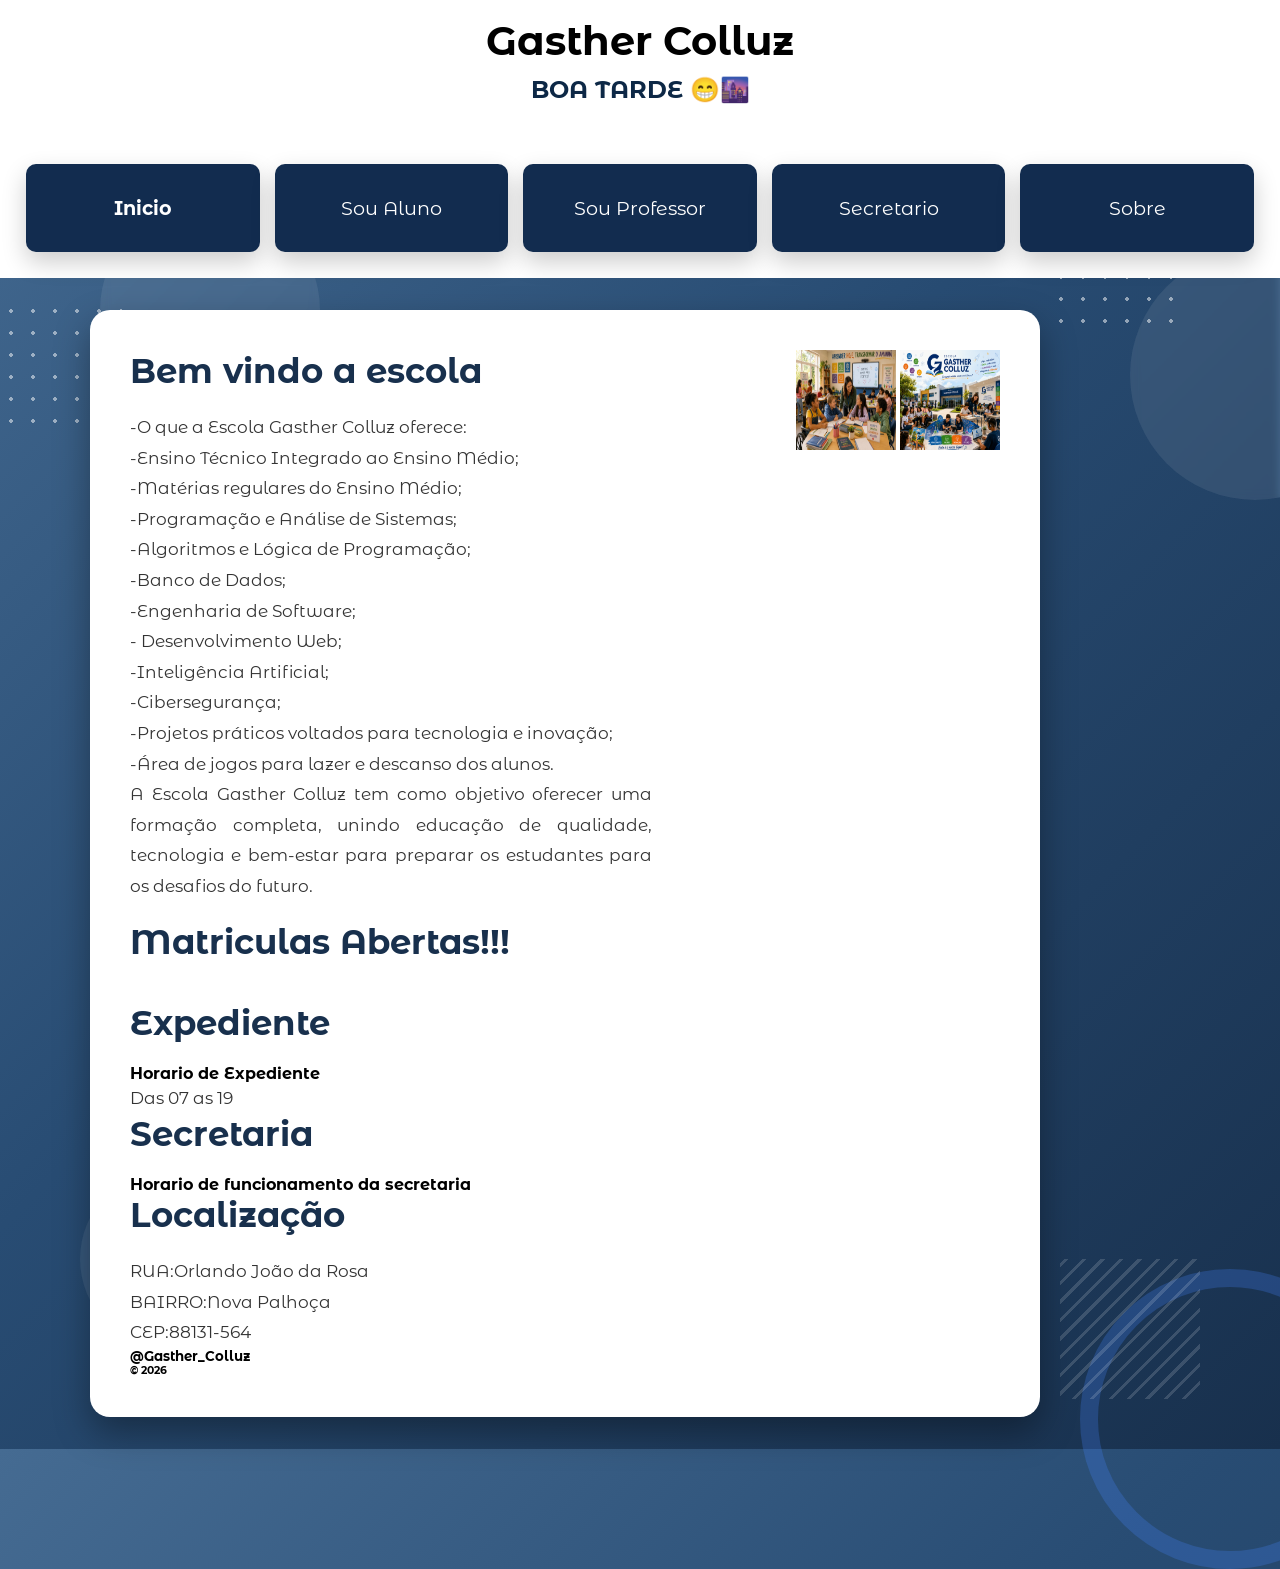
<file: index.html>
<!DOCTYPE html>
<html lang="pt-br">
<head>
    <title >Colégio Gasther Colluz </title>
    <meta charset="UTF-8">
    <meta name="viewport" content="width=device-width, initial-scale=1.0">
    <link rel="stylesheet" href="sonicface.css">
 
</head>
<body>
  <div class="decoracao circulo c1"></div>
  <div class="decoracao circulo c2"></div>
  <div class="decoracao circulo c3"></div>
  <div class="decoracao circulo c4"></div>
  <div class="decoracao circulo c5"></div>
  <div class="decoracao anel a1"></div>
  <div class="decoracao anel a2"></div>
  <div class="decoracao anel a3"></div>
  <div class="decoracao bolinhas b1"></div>
  <div class="decoracao bolinhas b2"></div>
  <div class="decoracao bolinhas b3"></div>
  <div class="decoracao bolinhas b4"></div>
  <div class="decoracao bolinhas b5"></div>
  <div class="decoracao linhas l1"></div>
  <div class="decoracao linhas l2"></div>
  <div class="decoracao linhas l3"></div>
  <div class="decoracao linhas l4"></div>
    <header>
        <h1>Gasther Colluz</h1> 
        <h2 id="horario">Carregando</h2>
         
          <nav class="abas">
            <button class="aba active" onclick="navegarPara('inicio', event)">Inicio</button>
             <button class="aba" onclick="navegarPara('aluno', event)">Sou Aluno</button>
              <button class="aba" onclick="navegarPara('professor', event)">Sou Professor</button>
               <button class="aba" onclick="navegarPara('secretario', event)">Secretario</button>
                <button class="aba" onclick="navegarPara('sobre', event)">Sobre</button>
          </nav>
    </header>
    <main>
       
        <section id="inicio" class="conteudo-pagina active">
          <div class="card-inicio">
            <div class="texto-inicio">
             <h2>Bem vindo a escola</h2>
         <p>-O que a Escola Gasther Colluz oferece:</p>
 
          <p>-Ensino Técnico Integrado ao Ensino Médio;</p>
           <p> -Matérias regulares do Ensino Médio;</p>
        <p>-Programação e Análise de Sistemas;</p>
          <p>-Algoritmos e Lógica de Programação;</p>
           <p> -Banco de Dados;</p>
         <p> -Engenharia de Software;</p>
         <p> - Desenvolvimento Web;</p>
         <p>-Inteligência Artificial;</p>
         <p>-Cibersegurança;</p>
                 <p>  -Projetos práticos voltados para tecnologia e inovação;</p>
              <p>-Área de jogos para lazer e descanso dos alunos.</p>
 
              <p> A Escola Gasther Colluz tem como objetivo oferecer uma formação completa, unindo educação de qualidade, tecnologia e bem-estar para preparar os estudantes para os desafios do futuro. </p>
        <br> <h2>Matriculas Abertas!!!</h2> <br>
         
         
           <h2>Expediente</h2>
           <h4>Horario de Expediente</h4>
           <p>Das 07 as 19</p>
          <h2>Secretaria</h2>
          <h4>Horario de funcionamento da secretaria</h4>
           <h2>Localização</h2>
           <p>RUA:Orlando João da Rosa</p>
           <p>BAIRRO:Nova Palhoça</p>
           <p>CEP:88131-564</p>
            <h5>@Gasther_Colluz</h5>
             <h6>© 2026 </h6>
            </div>
                 <div class="imagem-inicio">
                      <img src="fotos/Gasther Colluz.png" width="100" height="100">
                        <img src="fotos/inclusao.jpg" width="100" height="100">
                         <img src="fotos/entrada.png" width="100" height="100">
            </div>
          </div>
            
        </section>
          <section id="sobre" class="conteudo-pagina">
          <div class="card-conteudo-pagina">
           <div class="historia">
            <h2>🏫O Início de um Sonho (1985)</h2>
            <div class="card">
             <img src="fotos/construida.jpg" alt="Construçao" width="100" height="100">
             <p>No dia 25 de outubro de 1985, nascia uma instituição com a missão de transformar vidas através do conhecimento. Fundada por três educadores apaixonados pela pedagogia, a escola começou suas atividades em um ambiente simples, mas com o objetivo gigante de oferecer um ensino humanizado, crítico e de alta qualidade.</p>
              <h2> Crescimento e Modernização</h2>
               <p>Ao longo das décadas de 1990 e 2000, a instituição acompanhou as transformações do mundo. A escola expandiu sua estrutura física, inaugurou laboratórios modernos e passou a atender desde a Educação Infantil até o Ensino Médio. O foco sempre foi alinhar a inovação tecnológica aos valores éticos e sociais.</p>
                <h2>A Instituição Hoje</h2>
                 <p>Atualmente, somos referência em excelência acadêmica e formação integral. Preparamos nossos alunos não apenas para os exames e vestibulares mais concorridos, mas também para os desafios globais do século XXI, cultivando a liderança, a empatia e o pensamento do futuro.</p>
                  <h2>A Origem do Nosso Nome</h2>
                   <p>Muitos se perguntam o significado por trás da nossa marca. A identidade da escola é o reflexo direto da união, do esforço e do coração dos nossos três fundadores. O nome Gasther Colluz nasceu da junção harmoniosa dos nomes de Giovanna Luz, Arthur Castillo e Ester Correa. Essa combinação simboliza a soma de seus ideais e o legado vivo que eles decidiram construir juntos para a educação.</p> <br>
                    </div>
                    <div class="fundadores">
                   <h2>Sobre nós</h2>  
                    <div>
                      <img src="fotos/arthur_castillo.png" alt="criador 1" width="100" height="100">
                      <h3>Arthur Castillo</h3>
                    </div>
                      <div>
                        <img src="fotos/ester.png" alt="criador 2" width="100" height="100">
                        <h3>Ester Correa</h3>
                      </div>
                      <div> <img src="fotos/luz.png" alt="criador 3" width="100" height="100">
                        <h3>Giovanna Luz</h3>
                      </div>
                       
                      <div class="sobre-projeto"> <p>O projeto da Escola Gasther Colluz foi desenvolvido por Arthur, Ester e Giovanna. Durante a criação, o grupo realizou diversas conversas, discussões e trocas de ideias para tornar o projeto o mais completo e criativo possível. O objetivo era desenvolver uma escola diferente das demais, combinando tecnologia, inovação e conforto para os alunos.
                         Ao longo do trabalho, surgiram vários desafios e opiniões diferentes, mas isso ajudou a melhorar o projeto. Cada integrante contribuiu com ideias para a estrutura da escola, os cursos oferecidos e os recursos disponíveis, sempre buscando criar uma proposta de destaque a cima da turma.
                          Para o desenvolvimento do projeto, foram utilizados conceitos de programação e desenvolvimento de sistemas, incluindo HTML, CSS, Python, Banco de Dados e levantamento de requisitos. Com criatividade, dedicação e trabalho em equipe, o grupo conseguiu transformar suas ideias em uma escola moderna, tecnológica e preparada para o futuro.</p>
                           </div>
       </div>
        </section>
         
        <section id="aluno" class="conteudo-pagina">
          <div class="card-login">
          <h2>Login</h2>
          <div class="card">
           <form action="pagina_alunos.html">
           <input type="email" placeholder="Digite seu email" required>
           <input type="text" inputmode="numeric" pattern="[0-9]{6,8}" oninvalid="this.setCustomValidity('A matrícula deve conter apenas números, entre 6 e 8 dígitos.')" oninput="this.setCustomValidity('')" placeholder="Digite sua matricula" required>
           <input type="text" placeholder="Digite seu nome" required>
           <input type="password" placeholder="Digite sua senha" 
           required minlength="8">
           <button type="submit">Entrar</button>
        </form>
           </div>
           </div>
          </section>
          <section id="professor" class="conteudo-pagina">
            <div class="card-login">
            <h2>Login</h2>
            <div class="card">
            <form action="professores.html">
            <input type="email" placeholder="Digite seu email" required>
            <input type="text" inputmode="numeric" pattern="[0-9]{6,8}" oninvalid="this.setCustomValidity('O ID deve conter apenas números, entre 6 e 8 dígitos.')" oninput="this.setCustomValidity('')" placeholder="Digite seu id" required>
            <input type="text" placeholder="Digite seu nome" required>
            <input type="password" placeholder="Digite sua senha" required minlength="8">
             <button type="submit">Entrar</button>
        </form>
        </div>
        </div>
          </section>
          <section id="secretario" class="conteudo-pagina">
            <div class="card-login">
            <h2>Login</h2>
           <div class="card">
           <form action="admin.html">
            <input type="email" placeholder="Digite seu email" required>
            <input type="text" inputmode="numeric" pattern="[0-9]{6,8}" oninvalid="this.setCustomValidity('O ID deve conter apenas números, entre 6 e 8 dígitos.')" oninput="this.setCustomValidity('')" placeholder="Digite seu id" required>
            <input type="text" placeholder="Digite seu nome" required>
            <input type="password" placeholder="Digite sua senha" required minlength="8">
            <button type="submit">Entrar</button>
        </form>
           </div>
           </div>
         </section>
     </main>
   
      <footer>
       
    </footer>
   
    <script>
    const hora = new Date().getHours();
let textohorario = "";
 
if (hora >= 5 && hora < 12) {
    textohorario = "BOM DIA 😊☀️";  
} else if (hora >= 12 && hora < 18) {
    textohorario = "BOA TARDE 😁🌆";
} else {
    textohorario = "BOA NOITE 😉🌃";
}
 
// Adicionado o parâmetro 'event' aqui para garantir o funcionamento do currentTarget
function navegarPara(idPagina, event) {
    // 1. Remove o active de todos os botões das abas
    const abas = document.querySelectorAll('.aba');
    abas.forEach(aba => aba.classList.remove('active'));
       
    // 2. Remove o active de todas as seções de conteúdo
    const paginas = document.querySelectorAll('.conteudo-pagina');
    paginas.forEach(pagina => pagina.classList.remove('active'));
 
    // 3. Adiciona active no botão que você clicou
    event.currentTarget.classList.add('active');
   
    // 4. Mostra a página correta
    document.getElementById(idPagina).classList.add('active');
}
 

document.getElementById("horario").innerText = textohorario;
 
     </script>
</body>
 </html>
</file>
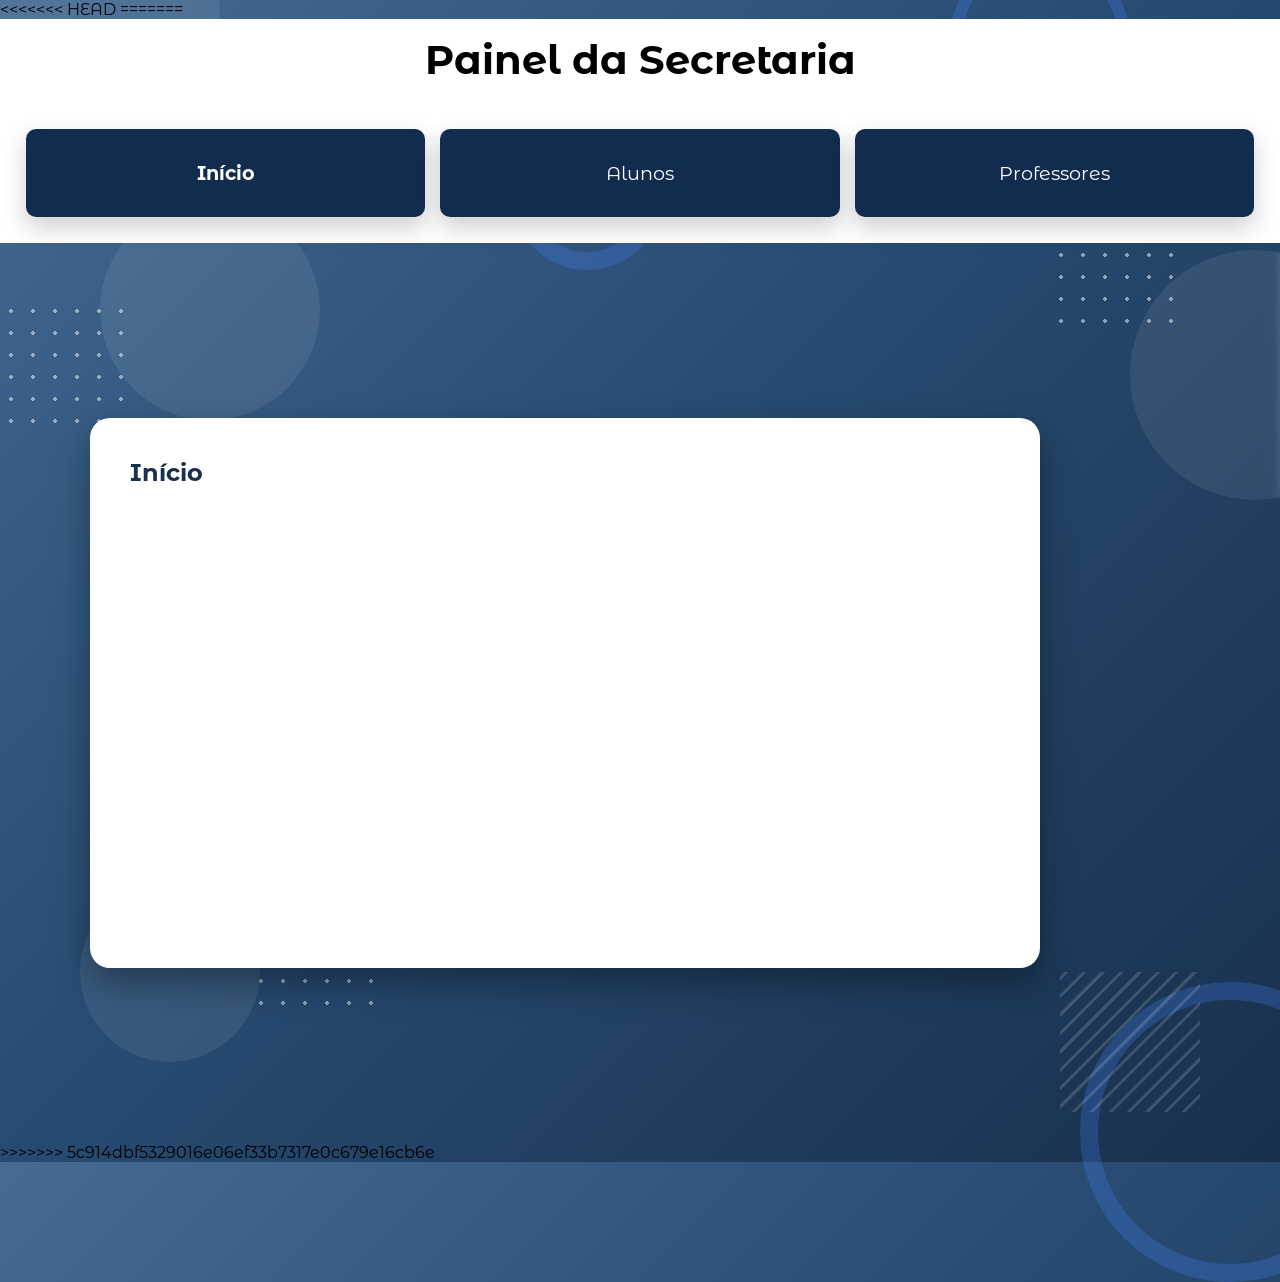
<file: admin.html>
<<<<<<< HEAD
=======
<!DOCTYPE html>
<html lang="pt-br">
 
<head>
    <meta charset="UTF-8">
    <meta name="viewport" content="width=device-width, initial-scale=1.0">
    <title>Secretaria - Gasther Colluz</title>
    <link rel="stylesheet" href="sonicface.css">
</head>
 
<body>
 
    <div class="decoracao circulo c1"></div>
    <div class="decoracao circulo c2"></div>
    <div class="decoracao circulo c3"></div>
    <div class="decoracao circulo c4"></div>
    <div class="decoracao circulo c5"></div>
    <div class="decoracao anel a1"></div>
    <div class="decoracao anel a2"></div>
    <div class="decoracao anel a3"></div>
    <div class="decoracao bolinhas b1"></div>
    <div class="decoracao bolinhas b2"></div>
    <div class="decoracao bolinhas b3"></div>
    <div class="decoracao bolinhas b4"></div>
    <div class="decoracao bolinhas b5"></div>
    <div class="decoracao linhas l1"></div>
    <div class="decoracao linhas l2"></div>
    <div class="decoracao linhas l3"></div>
    <div class="decoracao linhas l4"></div>
 
    <header>
        <h1>Painel da Secretaria</h1>
 
        <nav class="abas">
            <button class="aba active" onclick="mostrar('inicio', event)">Início</button>
            <button class="aba" onclick="mostrar('alunos', event)">Alunos</button>
            <button class="aba" onclick="mostrar('professores', event)">Professores</button>
        </nav>
    </header>
 
    <main>
 
        <section id="inicio" class="conteudo-pagina active">
            <div class="card-inicio">
 
                <h2>Início</h2>
 
                <!-- Você pode editar esta parte depois -->
 
            </div>
        </section>
 
        <section id="alunos" class="conteudo-pagina">
            <div class="card-login">
 
                <h2>Cadastrar Aluno</h2>
 
                <input type="text" id="matricula" placeholder="Matrícula">
 
                <input type="text" id="nomeAluno" placeholder="Nome">
 
                <input type="email" id="emailAluno" placeholder="E-mail">
 
                <input type="password" id="senhaAluno" placeholder="Senha">
 
                <button type="button" onclick="cadastrarAluno()">Cadastrar</button>
 
                <br><br>
 
                <ul id="listaAlunos"></ul>
 
            </div>
        </section>
 
        <section id="professores" class="conteudo-pagina">
            <div class="card-login">
 
                <h2>Cadastrar Professor</h2>
 
                <input type="text" id="idProfessor" placeholder="ID">
 
                <input type="text" id="nomeProfessor" placeholder="Nome">
 
                <input type="email" id="emailProfessor" placeholder="E-mail">
 
                <input type="password" id="senhaProfessor" placeholder="Senha">
 
                <button type="button" onclick="cadastrarProfessor()">Cadastrar</button>
 
                <br><br>
 
                <ul id="listaProfessores"></ul>
 
            </div>
        </section>
 
    </main>
 
    <script>
 
        function mostrar(idPagina, event) {
 
            document.querySelectorAll(".conteudo-pagina").forEach(pagina => {
                pagina.classList.remove("active");
            });
 
            document.querySelectorAll(".aba").forEach(botao => {
                botao.classList.remove("active");
            });
 
            document.getElementById(idPagina).classList.add("active");
 
            event.currentTarget.classList.add("active");
        }
 
        function cadastrarAluno() {
 
            let matricula = document.getElementById("matricula").value;
            let nome = document.getElementById("nomeAluno").value;
            let email = document.getElementById("emailAluno").value;
            let senha = document.getElementById("senhaAluno").value;
 
            if (matricula == "" || nome == "" || email == "" || senha == "") {
                alert("Preencha todos os campos!");
                return;
            }
 
            let li = document.createElement("li");
            li.innerHTML = "<b>" + nome + "</b> | Matrícula: " + matricula + " | " + email;
 
            document.getElementById("listaAlunos").appendChild(li);
 
            document.getElementById("matricula").value = "";
            document.getElementById("nomeAluno").value = "";
            document.getElementById("emailAluno").value = "";
            document.getElementById("senhaAluno").value = "";
        }
 
        function cadastrarProfessor() {
 
            let id = document.getElementById("idProfessor").value;
            let nome = document.getElementById("nomeProfessor").value;
            let email = document.getElementById("emailProfessor").value;
            let senha = document.getElementById("senhaProfessor").value;
 
            if (id == "" || nome == "" || email == "" || senha == "") {
                alert("Preencha todos os campos!");
                return;
            }
 
            let li = document.createElement("li");
            li.innerHTML = "<b>" + nome + "</b> | ID: " + id + " | " + email;
 
            document.getElementById("listaProfessores").appendChild(li);
 
            document.getElementById("idProfessor").value = "";
            document.getElementById("nomeProfessor").value = "";
            document.getElementById("emailProfessor").value = "";
            document.getElementById("senhaProfessor").value = "";
        }
 
    </script>
 
</body>
 
</html>
 
>>>>>>> 5c914dbf5329016e06ef33b7317e0c679e16cb6e
</file>
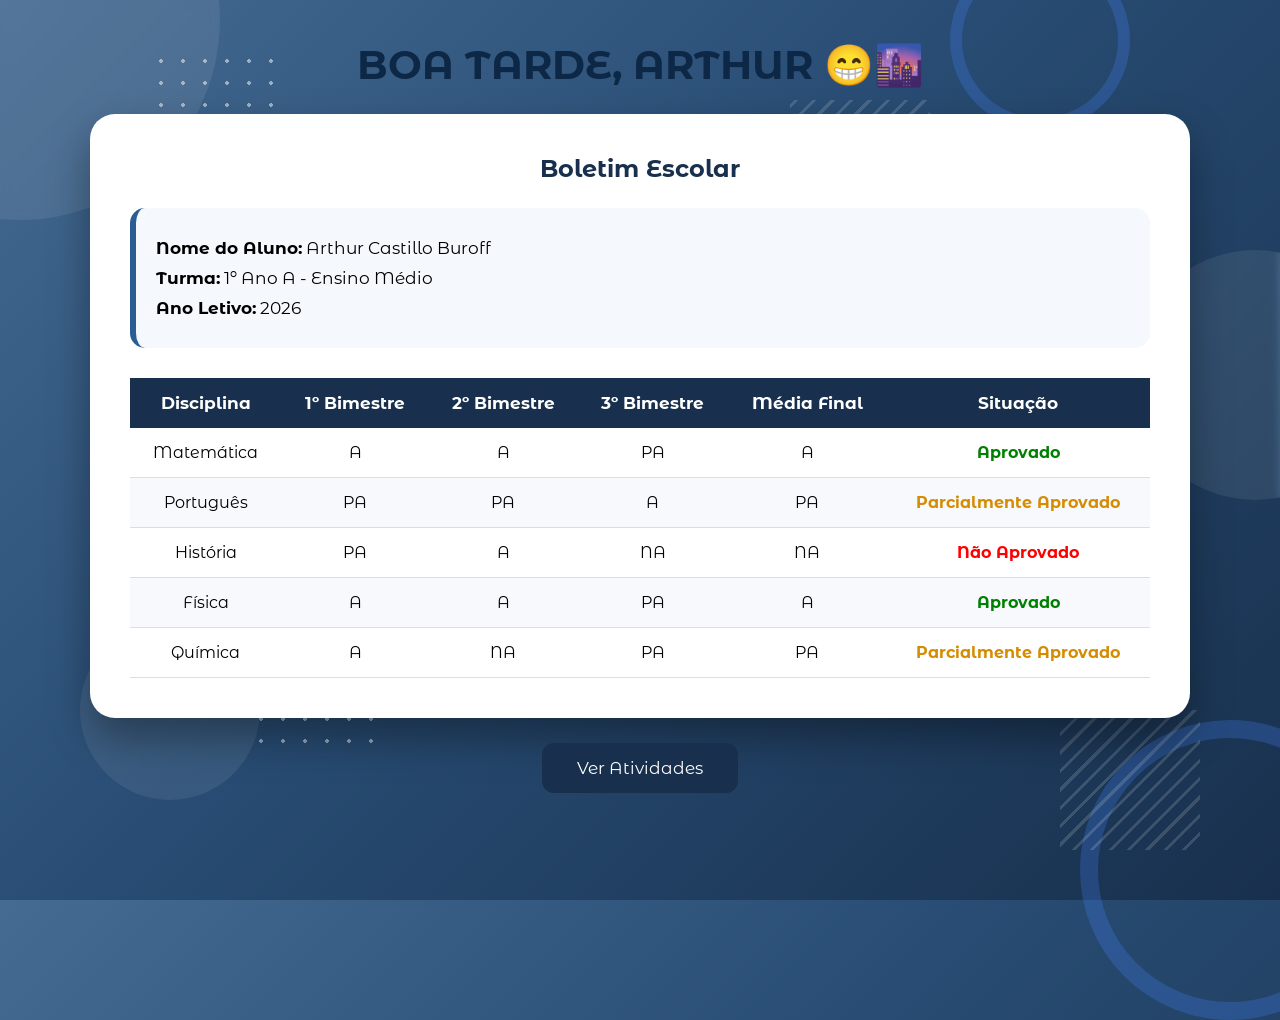
<file: pagina_alunos.html>
<!DOCTYPE html>
<html lang="pt-BR">
<head>
    <meta charset="UTF-8">
    <meta name="viewport" content="width=device-width, initial-scale=1.0">
    <link rel="stylesheet" href="sonicface.css">
    <title>Boletim Escolar</title>
</head>

<body>

    <!-- ================= BOLETIM ================= -->

    <div id="tela-boletim">

        <div class="decoracao circulo c1"></div>
        <div class="decoracao circulo c2"></div>
        <div class="decoracao circulo c3"></div>
        <div class="decoracao circulo c4"></div>
        <div class="decoracao circulo c5"></div>

        <div class="decoracao anel a1"></div>
        <div class="decoracao anel a2"></div>
        <div class="decoracao anel a3"></div>

        <div class="decoracao bolinhas b1"></div>
        <div class="decoracao bolinhas b2"></div>
        <div class="decoracao bolinhas b3"></div>
        <div class="decoracao bolinhas b4"></div>
        <div class="decoracao bolinhas b5"></div>

        <div class="decoracao linhas l1"></div>
        <div class="decoracao linhas l2"></div>
        <div class="decoracao linhas l3"></div>
        <div class="decoracao linhas l4"></div>

        <h1 id="horario">Carregando...</h1>

        <div class="boletim-container">

            <h2>Boletim Escolar</h2>

            <div class="info-aluno">
                <p><strong>Nome do Aluno:</strong> Arthur Castillo Buroff</p>
                <p><strong>Turma:</strong> 1º Ano A - Ensino Médio</p>
                <p><strong>Ano Letivo:</strong> 2026</p>
            </div>

            <table>

                <thead>
                    <tr>
                        <th>Disciplina</th>
                        <th>1º Bimestre</th>
                        <th>2º Bimestre</th>
                        <th>3º Bimestre</th>
                        <th>Média Final</th>
                        <th>Situação</th>
                    </tr>
                </thead>

                <tbody>

                    <tr>
                        <td>Matemática</td>
                        <td>A</td>
                        <td>A</td>
                        <td>PA</td>
                        <td>A</td>
                        <td class="aprovado">Aprovado</td>
                    </tr>

                    <tr>
                        <td>Português</td>
                        <td>PA</td>
                        <td>PA</td>
                        <td>A</td>
                        <td>PA</td>
                        <td class="Parcialmente">Parcialmente Aprovado</td>
                    </tr>

                    <tr>
                        <td>História</td>
                        <td>PA</td>
                        <td>A</td>
                        <td>NA</td>
                        <td>NA</td>
                        <td class="reprovado">Não Aprovado</td>
                    </tr>

                    <tr>
                        <td>Física</td>
                        <td>A</td>
                        <td>A</td>
                        <td>PA</td>
                        <td>A</td>
                        <td class="aprovado">Aprovado</td>
                    </tr>

                    <tr>
                        <td>Química</td>
                        <td>A</td>
                        <td>NA</td>
                        <td>PA</td>
                        <td>PA</td>
                        <td class="Parcialmente">Parcialmente Aprovado</td>
                    </tr>

                </tbody>

            </table>

        </div>

        <button onclick="abrirAtividade()">
            Ver Atividades
        </button>

    </div>

    <!-- ================= TELA DE ATIVIDADES ================= -->

    <div id="tela-atividade" style="display:none;">

        <h2>Atividades</h2>

        <h3>Atividades Entregues</h3>

        <p>Geografia - Apresentação</p>

        <button onclick="VerAtividade()">
            Visualizar
        </button>

        <br><br>

        <button onclick="voltarParaOBoletim()">
            Voltar
        </button>

    </div>

    <!-- ================= VISUALIZAR ATIVIDADE ================= -->

    <div id="tela-veratividade" style="display:none;">

        <h2>Geografia</h2>

        <p>
            aura
        </p>

        <button onclick="voltarParaAtividades()">
            Voltar
        </button>

    </div>
    <div id="tela-veratividade1" style="display:none;">
         
        <h2>matematica</h2>
        <p>
            1+1
        </p>
        <button onclick="voltarParaAtividades1()">
            Voltar
        </button>

    </div>

    <script>

        // Saudação

        const hora = new Date().getHours();
        let textoHorario = "";

        if (hora >= 5 && hora < 12) {
            textoHorario = "BOM DIA, ARTHUR 😊☀️";
        } else if (hora >= 12 && hora < 18) {
            textoHorario = "BOA TARDE, ARTHUR 😁🌆";
        } else {
            textoHorario = "BOA NOITE, ARTHUR 😉🌃";
        }

        document.getElementById("horario").innerText = textoHorario;

        // Abrir tela de atividades

        function abrirAtividade() {

            document.getElementById("tela-boletim").style.display = "none";
            document.getElementById("tela-atividade").style.display = "block";

        }

        // Voltar ao boletim

        function voltarParaOBoletim() {

            document.getElementById("tela-atividade").style.display = "none";
            document.getElementById("tela-boletim").style.display = "block";

        }

        // Abrir atividade

        function VerAtividade() {

            document.getElementById("tela-atividade").style.display = "none";
            document.getElementById("tela-veratividade").style.display = "block";

        }

        // Voltar para lista de atividades

        function voltarParaAtividades() {

            document.getElementById("tela-veratividade").style.display = "none";
            document.getElementById("tela-atividade").style.display = "block";

        }
          // Abrir atividade

        function VerAtividade1() {

            document.getElementById("tela-atividade").style.display = "none";
            document.getElementById("tela-veratividade1").style.display = "block";

        }

        // Voltar para lista de atividades

        function voltarParaAtividades() {

            document.getElementById("tela-veratividade1").style.display = "none";
            document.getElementById("tela-atividade").style.display = "block";
        }


    </script>

</body>
 </html>
</file>
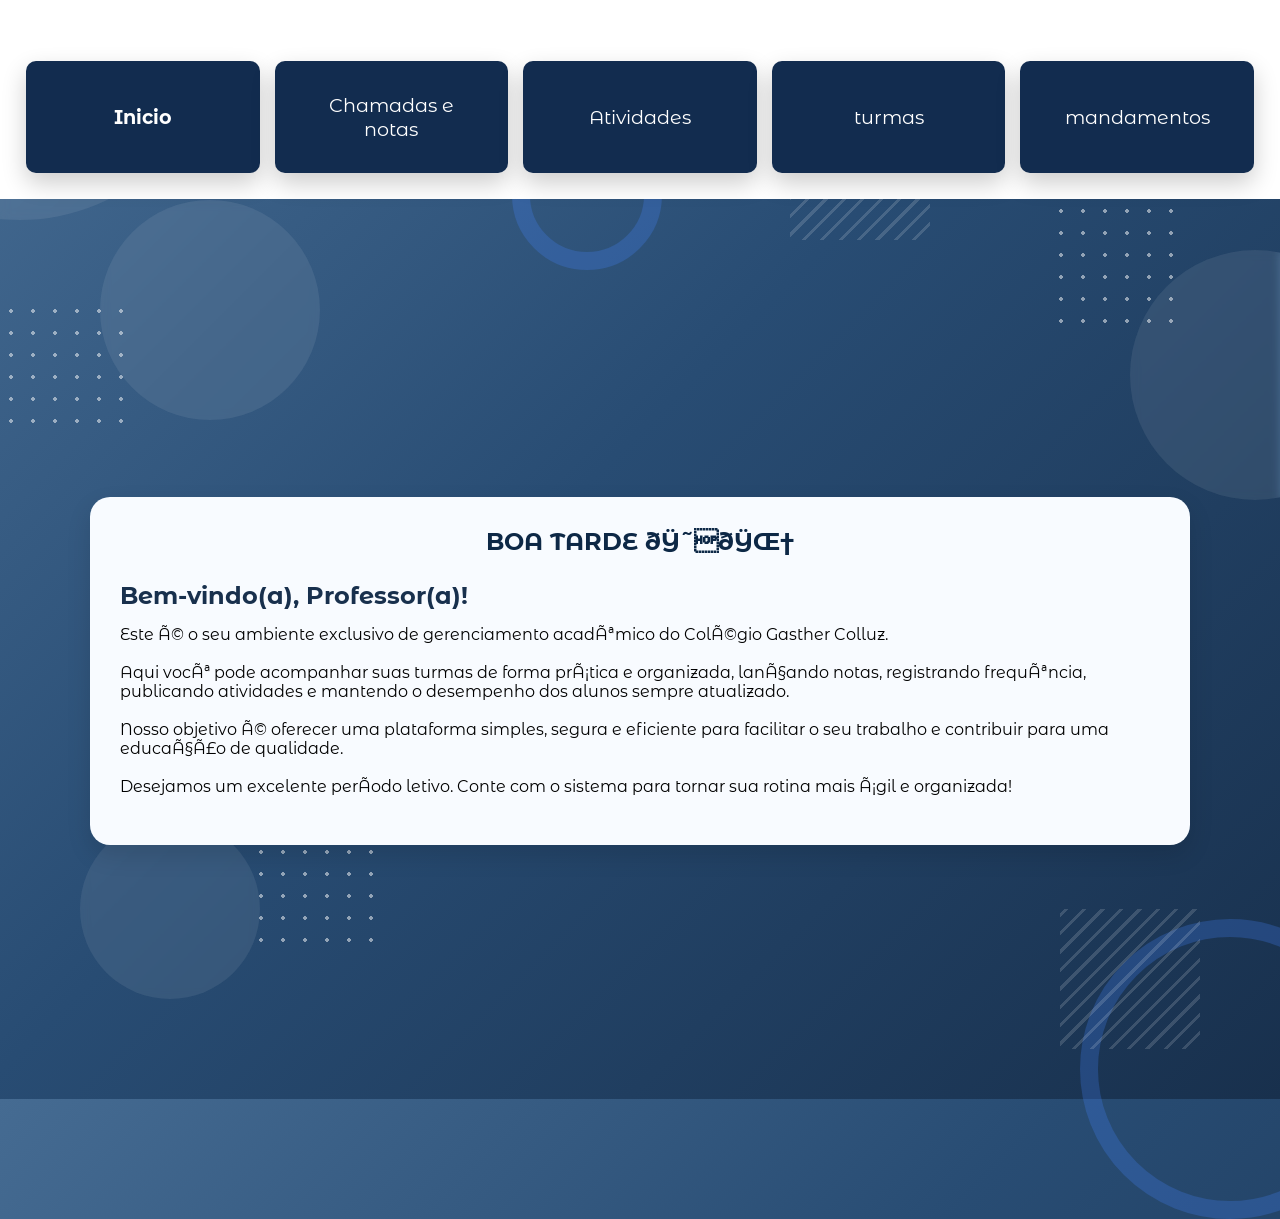
<file: professores.html>
<!DOCTYPE html>
<html lang="pt-br">
    <head>
        <meta charset="">
        <meta name="viewport" content="width=device-width, initial-scale=1.0">
        <link rel="stylesheet" href="sonicface.css">
        <title>Professores</title>
    </head>
        <body>
            <div class="decoracao circulo c1"></div>
            <div class="decoracao circulo c2"></div>
            <div class="decoracao circulo c3"></div>
            <div class="decoracao circulo c4"></div>
            <div class="decoracao circulo c5"></div>
            <div class="decoracao anel a1"></div>
            <div class="decoracao anel a2"></div>
            <div class="decoracao anel a3"></div>
            <div class="decoracao bolinhas b1"></div>
            <div class="decoracao bolinhas b2"></div>
            <div class="decoracao bolinhas b3"></div>
            <div class="decoracao bolinhas b4"></div>
            <div class="decoracao bolinhas b5"></div>
            <div class="decoracao linhas l1"></div>
            <div class="decoracao linhas l2"></div>
            <div class="decoracao linhas l3"></div>
            <div class="decoracao linhas l4"></div>
            <header>
                 <nav class="abas">
            <button class="aba active" onclick="navegarPara('inicio', event)">Inicio</button>
             <button class="aba" onclick="navegarPara('chamadas e notas', event)">Chamadas e notas</button>
              <button class="aba" onclick="navegarPara('atividades', event)">Atividades</button>
               <button class="aba" onclick="navegarPara('turmas', event)">turmas</button>
              <button class="aba" onclick="navegarPara('calma', event)">mandamentos</button>
             
            </header>
            <main>
            <div class="card-professor"></div>
             <section id="inicio" class="conteudo-pagina active">
            <div class="card">
             <h2 id="horario">Carregando</h2>
                <h2> Bem-vindo(a), Professor(a)!</h2>
                    <p> Este é o seu ambiente exclusivo de gerenciamento acadêmico do Colégio Gasther Colluz.</p><br>
                        <p> Aqui você pode acompanhar suas turmas de forma prática e organizada, lançando notas, registrando frequência, publicando atividades e mantendo o desempenho dos alunos sempre atualizado.</p> <br>
                        <p>Nosso objetivo é oferecer uma plataforma simples, segura e eficiente para facilitar o seu trabalho e contribuir para uma educação de qualidade.</p> <br>
                        <p>Desejamos um excelente período letivo. Conte com o sistema para tornar sua rotina mais ágil e organizada!<p><br>
             </section>
             <section id="chamadas e notas" class="conteudo-pagina">
              <h3>Registro de Faltas</h3>

<details>
    <summary><strong>📐 1º Ano Medio - Fazer Chamada</strong></summary>
    <ol>
        <li>Arthur Castillo | <input type="checkbox"> Marcar Falta</li>
        <li>Marcos Aurelio | <input type="checkbox"> Marcar Falta</li>
        <input type="button" >
    </ol>
</details>
<h3>Lançamento de Notas</h3>

<details>
    <summary><strong>1º Ano Medio - Digitar Notas</strong></summary>
    <ol>
        <li>
            Ana Silva <br>
            Nota 1: <input type="number" min="0" max="10"> | 
            Nota 2: <input type="number" min="0" max="10"> | 
            Nota 3: <input type="number" min="0" max="10">
        </li>
        <br>
        <li>
            Bruno Oliveira <br>
            Nota 1: <input type="number" min="0" max="10"> | 
            Nota 2: <input type="number" min="0" max="10"> | 
            Nota 3: <input type="number" min="0" max="10">
        </li>
    </ol>
             </section>
<section id="atividades" class="conteudo-pagina">
    <h2>Lance suas atividades</h2>
    <h2>AQUI!!!</h2> 

    <div class="card">
        
        <form>
            <input type="text" placeholder="Digite o nome da atividade">
            <input type="date" placeholder="Digite a data de entrega">
            <input type="number" min="0" max="10" placeholder="Digite quantas questoes">
            
            <button type="button" onclick="this.form.reset()">Enviar Dados</button>
        </form>
    </div>
          <h2>Atividades enviadas:</h2>
        <li>Red Bull</li>
        <li>Monster</li>
</section>

             <section id="turmas" class="conteudo-pagina">
              <h2>👥 Visualizar dados</h2>

<details>
    <summary><strong>📐 1º Ano Medio</strong></summary>
    <ol>
        <li>Arthur Castillo</li>
        <li>Marcos Aurelio</li>
    </ol>
</details>
<details>
    <summary><strong>📐 2º Ano Medio</strong></summary>
    <ol>
        <li>Ana Morvez</li>
        <li>Ester </li>
    </ol>
</details>
<details>
    <summary><strong>📐 3º Ano Medio</strong></summary>
    <ol>
        <li>Giovanna luz</li>
        <li>Bruno oliveira</li>
    </ol>
</details>
             </section>
             <section id="calma" class="conteudo-pagina">
              <h2>Não cobiçarás as férias alheias. As suas vão chegar.</h2>
              <h2>Chorar sobre os relatórios não vai fazer eles sumirem.</h2>
              <h2>Seguirás os ensinamentos de Beltrame e não omitirás o 67 no quadro.</h2>
              <h2>Não julgarás o 67. Aceita que dói menos.</h2>
              <h2>Levarás o tung tung sahur como líder da pátria</h2>
             </section>
            </main>
            <footer>

            </footer>
        <script>
            function navegarPara(idPagina, event) {
    // 1. Remove o active de todos os botões das abas
    const abas = document.querySelectorAll('.aba');
    abas.forEach(aba => aba.classList.remove('active'));
       
    // 2. Remove o active de todas as seções de conteúdo
    const paginas = document.querySelectorAll('.conteudo-pagina');
    paginas.forEach(pagina => pagina.classList.remove('active'));
 
    // 3. Adiciona active no botão que você clicou
    event.currentTarget.classList.add('active');
   
    // 4. Mostra a página correta
    document.getElementById(idPagina).classList.add('active');
}
const hora = new Date().getHours();
let textohorario = "";
 
if (hora >= 5 && hora < 12) {
    textohorario = "BOM DIA 😊☀️";  
} else if (hora >= 12 && hora < 18) {
    textohorario = "BOA TARDE 😁🌆";
} else {
    textohorario = "BOA NOITE 😉🌃";
}
document.getElementById("horario").innerText = textohorario;
        </script>
        
        </body>
</html>
</file>
<file: sonicface.css>
@import url('https://fonts.googleapis.com/css2?family=Montserrat+Alternates:wght@100;200;300;400;500;600;700;800;900&display=swap');

* {
  margin: 0;
  padding: 0;
  box-sizing: border-box;
}

body {
  min-height: 100vh;
  overflow-x: hidden;
  position: relative;
  color: #000;
  font-family: "Montserrat Alternates", sans-serif;
  font-weight: 400;
  background: linear-gradient(
    135deg,
    #456b92 0%,
    #284c73 45%,
    #18304d 100%
  );
}

.decoracao {
  position: absolute;
  z-index: -1;
  pointer-events: none;
}

.circulo {
  border-radius: 50%;
  background: rgba(255,255,255,0.08);
  backdrop-filter: blur(5px);
}

.c1 {
  width: 400px;
  height: 400px;
  top: -180px;
  left: -180px;
}

.c2 {
  width: 250px;
  height: 250px;
  top: 250px;
  right: -100px;
}

.c3 {
  width: 180px;
  height: 180px;
  bottom: 100px;
  left: 80px;
}

.c4 {
  width: 120px;
  height: 120px;
  bottom: 300px;
  right: 250px;
}

.c5 {
  width: 220px;
  height: 220px;
  top: 200px;
  left: 100px;
}

.anel {
  border-radius: 50%;
  border: 18px solid rgba(70,130,255,0.25);
}

.a1 {
  width: 300px;
  height: 300px;
  bottom: -120px;
  right: -100px;
}

.a2 {
  width: 150px;
  height: 150px;
  top: 120px;
  left: 40%;
}

.a3 {
  width: 180px;
  height: 180px;
  top: -50px;
  right: 150px;
  border-width: 12px;
}

.bolinhas {
  width: 130px;
  height: 130px;
  background-image: radial-gradient(
    rgba(255,255,255,0.5) 2px,
    transparent 2px
  );
  background-size: 22px 22px;
}

.b1 {
  top: 200px;
  right: 100px;
}

.b2 {
  bottom: 150px;
  left: 250px;
}

.b3 {
  top: 500px;
  left: 60%;
}

.b4 {
  top: 50px;
  left: 150px;
}

.b5 {
  top: 300px;
}

.linhas {
  width: 140px;
  height: 140px;
  background: repeating-linear-gradient(
    -45deg,
    transparent,
    transparent 10px,
    rgba(255,255,255,0.15) 10px,
    rgba(255,255,255,0.15) 13px
  );
}

.l1 {
  top: 100px;
  right: 350px;
}

.l2 {
  bottom: 50px;
  right: 80px;
}

.l3 {
  top: 550px;
  left: 100px;
}

.l4 {
  width: 100px;
  height: 100px;
  bottom: 450px;
  left: 500px;
}

header {
  padding: 1rem;
  background-color: #fff;
  text-align: center;
}

h1 {
  margin-bottom: 10px;
  font-size: 40px;
}

main {
  padding: 2rem;
  display: flex;
  flex-direction: column;
  gap: 1.5rem;
  justify-content: center;
  align-items: center;
  min-height:100vh;
}

section {
  display: flex;
  gap: 2rem;
  padding: 0;
}

p {
  width: 100%;
}

footer {
  position: fixed;
  bottom: 0;
  left: 10px;
  color: #122C4F;
}

.abas {
  display: flex;
  justify-content: center;
  gap: 15px;
  margin-top: 10px;
  padding: 10px;
}

.menu {
  display: flex;
  flex-direction: column;
  align-items: center;
}

input[type="text"],
input[type="password"],
input[type="email"] {
  width: 100%;
  padding: 0.6rem;
  border: 2px solid #122C4F;
  outline: none;
  border-radius: 10px;
  background-color: #fff;
  margin-bottom: 7px;
}

.card-inicio {
  background: white;
  width: 100%;
  max-width: 950px;
  min-height: 550px;
  padding: 40px;
  border-radius: 20px;
  box-shadow: 0 15px 35px rgba(0,0,0,0.35);
  overflow-y: auto;
}

.card-login {
  background: white;
  width: 100%;
  max-width: 700px;
  min-height: 400px;
  padding: 40px;
  border-radius: 20px;
  box-shadow: 0 15px 35px rgba(0,0,0,0.35);

  display: flex;
  flex-direction: column;
  gap: 20px;
}

.card-conteudo-pagina {
  background: white;
  width: 100%;
  max-width: 1000px;
  min-height: 650px;
  padding: 40px;
  border-radius: 20px;
  box-shadow: 0 15px 35px rgba(0,0,0,0.35);
  overflow-y: auto;
}
.conteudo-pagina{
  display: flex;
  flex-direction: column;
  align-items: center;
}

button.aba {
  background-color: #122C4F;
  color: #fff;
  width: 100%;
  padding: 2rem;
  border: none;
  border-radius: 10px;
  cursor: pointer;
  font-size: 1.2rem;
  font-family: "Montserrat Alternates", sans-serif;
  box-shadow: 0 10px 25px rgba(0,0,0,0.2);
  transition: 0.3s;
}

button.aba:hover {
  transform: translateY(-5px);
  box-shadow: 0 15px 30px rgba(0,0,0,0.3);
}

button[type="submit"]{
  padding: 12px;
  width: 100%;
  border-radius: 10px;
  font-family:"Montserrat Alternates", sans-serif;
  font-weight: bold;
  background-color: #122C4F;
  color: #FFFFFF;
}

.aba.active {
  background-color: #122C4F;
  color: #fff;
  font-weight: bold;
}

.conteudo-pagina {
  display: none;
}

.conteudo-pagina.active {
  display: block;
}

img[src="fotos/luz.png"] {
  transform: rotate(90deg);
}

img[src="fotos/Gasther Colluz.png"] {
  position: relative;
  top: -330px;
}

form{
  display: flex;
  flex-direction: column;
  align-items: center;
}

.card-inicio{
 display: flex;
 justify-content: space-between;
 align-items: flex-start;
 gap: 40px;
 padding: 40px;
}

.texto-inicio{
 flex: 2;
}

.texto-inicio h2{
 font-size: 34px;
 color: #18304d;
 margin-bottom: 20px;
}



.texto-inicio h3{
 color: #295d93;
 margin-top: 30px;
}



.texto-inicio p{
 font-size: 17px;
 line-height: 1.8;
 text-align: justify;
 color: #333;
}



.imagens-inicio{
 flex: 1;
 display: flex;
 flex-direction: column;
 gap: 20px;
 align-items: center;
}



.imagens-inicio img{
 width: 240px;
 height: 160px;
 object-fit: cover;
 border-radius: 15px;
 box-shadow: 0 10px 25px rgba(0,0,0,.25);
 transition: .3s;
}



.imagens-inicio img:hover{
 transform: scale(1.05);
}



.info-escola{
 margin-top: 30px;
 padding: 20px;
 background: #f5f8fc;
 border-left: 6px solid #295d93;
 border-radius: 12px;
 box-shadow: 0 5px 15px rgba(0,0,0,.1);
}

.info-escola h3{
  margin-bottom: 10px;
}


.info-escola p{
  margin: 8px 0;
}

.matriculas{

 background: #295d93;
 color: white;
 padding: 15px;
 border-radius: 12px;
 text-align: center;
 font-size: 22px;
 font-weight: bold;
 margin: 25px 0;
 box-shadow: 0 10px 20px rgba(0,0,0,.2);
 animation: pulse 2s infinite;
}

@keyframes pulse{


0%{

 transform: scale(1);

}

50%{
  transform: scale(1.03);
}

 100%{
 transform: scale(1);
}

}

.card-inicio{
 transition: .4s;
}



.card-inicio:hover{
 transform: translateY(-5px);
 box-shadow: 0 20px 40px rgba(0,0,0,.35);
}


@media(max-width:900px){

.card-inicio{

flex-direction: column;

}

.imagens-inicio{
  width: 100%;
  flex-direction: row;
  flex-wrap:wrap;
  justify-content: center;
}

.imagens-inicio img{
  width: 180px;
  height: 130px;
}
}

.card-conteudo-pagina{
    padding:50px;
    line-height:1.8;
}
 
.card-conteudo-pagina h2{
    color:#18304d;
    margin:30px 0 15px;
    border-left:6px solid #295d93;
    padding-left:15px;
    font-size:28px;
}
 
.card-conteudo-pagina p{
    color:#444;
    text-align:justify;
    margin-bottom:25px;
}
 
.card-conteudo-pagina img{
    width:180px;
    height:180px;
    object-fit:cover;
    border-radius:15px;
    margin:15px;
    box-shadow:0 10px 25px rgba(0,0,0,.25);
    transition:.35s;
}
 
.card-conteudo-pagina img:hover{
    transform:scale(1.08);
}
 
img[alt="Construçao"]{
    width:100%;
    max-width:700px;
    height:320px;
    display:block;
    margin:25px auto;
    border-radius:20px;
}
 
 
.fundadores{
    display:flex;
    justify-content:center;
    gap:40px;
    flex-wrap:wrap;
    margin:35px 0;
}
 
.fundador{
    width:220px;
    text-align:center;
    background:#f7f9fc;
    padding:20px;
    border-radius:20px;
    box-shadow:0 8px 20px rgba(0,0,0,.15);
    transition:.3s;
}
 
.fundador:hover{
    transform:translateY(-8px);
}
 
.fundador img{
    width:150px;
    height:150px;
    border-radius:50%;
}
 
.fundador h3{
    margin-top:15px;
    color:#18304d;
}
 
 
.historia{
    border-left:5px solid #295d93;
    padding-left:30px;
    margin:30px 0;
}
 
.historia h2{
    border:none;
    padding-left:0;
}
 
 
.sobre-projeto{
    margin-top:40px;
    background:#f5f8fc;
    padding:30px;
    border-radius:20px;
    box-shadow:0 8px 20px rgba(0,0,0,.12);
}
 
 
@media(max-width:900px){
 
.card-conteudo-pagina{
    padding:25px;
}
 
.fundadores{
    flex-direction:column;
    align-items:center;
}
 
img[alt="Construçao"]{
    height:auto;
}
 
}
 
 
#inicio,
#chamadas\ e\ notas,
#atividades,
#turmas,
#calma{
 
    width:100%;
    max-width:1100px;
 
}
 
.card{
 
    background:#f8fbff;
    padding:30px;
    border-radius:20px;
    margin-top:20px;
    box-shadow:0 10px 25px rgba(0,0,0,.12);
 
}
 
 
h2{
 
    color:#18304d;
    margin-bottom:15px;
 
}
 
h3{
 
    color:#04182e;
    margin:25px 0 15px;
 
}

 
details{
 
    background:white;
    border-radius:15px;
    margin:20px 0;
    box-shadow:0 8px 20px rgba(0,0,0,.15);
    overflow:hidden;
 
}
 
summary{
 
    background:#0d2846;
    color:white;
    padding:18px;
    cursor:pointer;
    font-size:18px;
    font-weight:bold;
 
}
 
details[open] summary{
  background:#18304d;
}
 
details ol{
  padding:25px;
}
 
details li{
  margin:15px 0;
}
 
 
input[type="number"],
input[type="text"],
input[type="date"]{
 
    width:100%;
    padding:12px;
    margin-top:10px;
    margin-bottom:15px;
    border-radius:10px;
    border:2px solid #295d93;
    font-family:"Montserrat Alternates", sans-serif;
    transition:.3s;
 
}
 
input:focus{
 
    outline:none;
    border-color:#4b9cff;
    box-shadow:0 0 10px rgba(75,156,255,.4);
 
}
 
 
input[type="checkbox"]{
 
    transform:scale(1.4);
    margin-left:10px;
    cursor:pointer;
 
}
 
button{
 
    padding:14px;
    background:#18304d;
    color:white;
    border:none;
    border-radius:12px;
    cursor:pointer;
    font-size:17px;
    font-family:"Montserrat Alternates", sans-serif;
    transition:.3s;
 
}
 
button:hover{
 
    background:#295d93;
    transform:translateY(-3px);
 
}
 
ol{
  line-height:2;
}
 
li{
  margin-bottom:10px;
}
 
#calma h2{
 
    background:white;
    padding:20px;
    border-left:8px solid #295d93;
    border-radius:15px;
    margin:20px 0;
    box-shadow:0 8px 20px rgba(0,0,0,.15);
    transition:.3s;
 
}
 
#calma h2:hover{
  transform:translateX(10px);
}
 

@keyframes aparecer{
from{
opacity: 0;
transform:translateY(20px);
}
 
to{
opacity:1;
transform:translateY(0);
}
}

.card-professor,
.card,
details{
 
    animation:aparecer .7s ease;
 
}
 
@media(max-width:900px){
 
.card-professor{
padding:25px;
}

summary{
font-size:16px;
}

button{
width:100%;
}

}
 
#tela-boletim,
#tela-atividade,
#tela-veratividade,
#tela-veratividade1{
 
    display:flex;
    flex-direction:column;
    align-items:center;
    justify-content:flex-start;
    padding:40px;
 
}
 
#horario{
 
    color:#0d2846;
    margin-bottom:25px;
    text-align:center;
 
}
 
 
.boletim-container{
 
    width:100%;
    max-width:1100px;
    background:white;
    padding:40px;
    border-radius:25px;
    box-shadow:0 20px 40px rgba(0,0,0,.35);
 
}
 
 
.boletim-container h2,
#tela-atividade h2,
#tela-veratividade h2,
#tela-veratividade1 h2{
 
    color:#18304d;
    text-align:center;
    margin-bottom:25px;
 
}
 
/* Informações do aluno */
 
.info-aluno{
 
    background:#f5f8fc;
    border-left:6px solid #295d93;
    padding:20px;
    border-radius:15px;
    margin-bottom:30px;
 
}
 
.info-aluno p{
 
    margin:10px 0;
    font-size:17px;
 
}
 
table{
 
    width:100%;
    border-collapse:collapse;
    margin-top:25px;
 
}
 
thead{
 
    background:#18304d;
    color:white;
 
}
 
th{
 
    padding:15px;
    font-size:17px;
 
}
 
td{
 
    padding:15px;
    text-align:center;
    border-bottom:1px solid #ddd;
 
}
 
tbody tr:nth-child(even){
 
    background:#f7f9fc;
 
}
 
tbody tr:hover{
 
    background:#dfefff;
 
}
 
 
.aprovado{
 
    color:green;
    font-weight:bold;
 
}
 
.Parcialmente{
 
    color:#d68c00;
    font-weight:bold;
 
}
 
.reprovado{
 
    color:red;
    font-weight:bold;
 
}
 
button{
 
    margin-top:25px;
    padding:15px 35px;
    border:none;
    border-radius:12px;
    background:#18304d;
    color:white;
    font-size:17px;
    font-family:"Montserrat Alternates", sans-serif;
    cursor:pointer;
    transition:.3s;
 
}
 
button:hover{
 
    background:#295d93;
    transform:translateY(-4px);
 
}
 
#tela-atividade{
 
    background:white;
    max-width:900px;
    margin:auto;
    border-radius:25px;
    box-shadow:0 20px 40px rgba(0,0,0,.35);
    padding:40px;
 
}
 
#tela-atividade h3{
    color:#295d93;
    margin-top:30px;
}
 
#tela-atividade p{
 
    background:#f5f8fc;
    padding:18px;
    border-left:6px solid #295d93;
    border-radius:12px;
    margin:15px 0;
 
}
 
#tela-veratividade,
#tela-veratividade1{
 
    background:white;
    max-width:900px;
    margin:auto;
    border-radius:25px;
    box-shadow:0 20px 40px rgba(0,0,0,.35);
    padding:40px;
 
}
 
#tela-veratividade p,
#tela-veratividade1 p{
 
    margin-top:20px;
    background:#f5f8fc;
    padding:25px;
    border-radius:15px;
    line-height:1.8;
 
}

 
@keyframes aparecer{
 
from{
opacity:0;
transform:translateY(20px);
}
 
to{
opacity:1;
transform:translateY(0);
}
}
 
.boletim-container,
#tela-atividade,
#tela-veratividade,
#tela-veratividade1{
animation:aparecer .8s ease;
}
 
@media(max-width:900px){
 
.boletim-container{
padding:20px;
}
 
table{
font-size:14px;
display:block;
overflow-x:auto;
}
 
th,
td{
padding:10px;
}
 
button{
width:100%;
}
}
</file>
